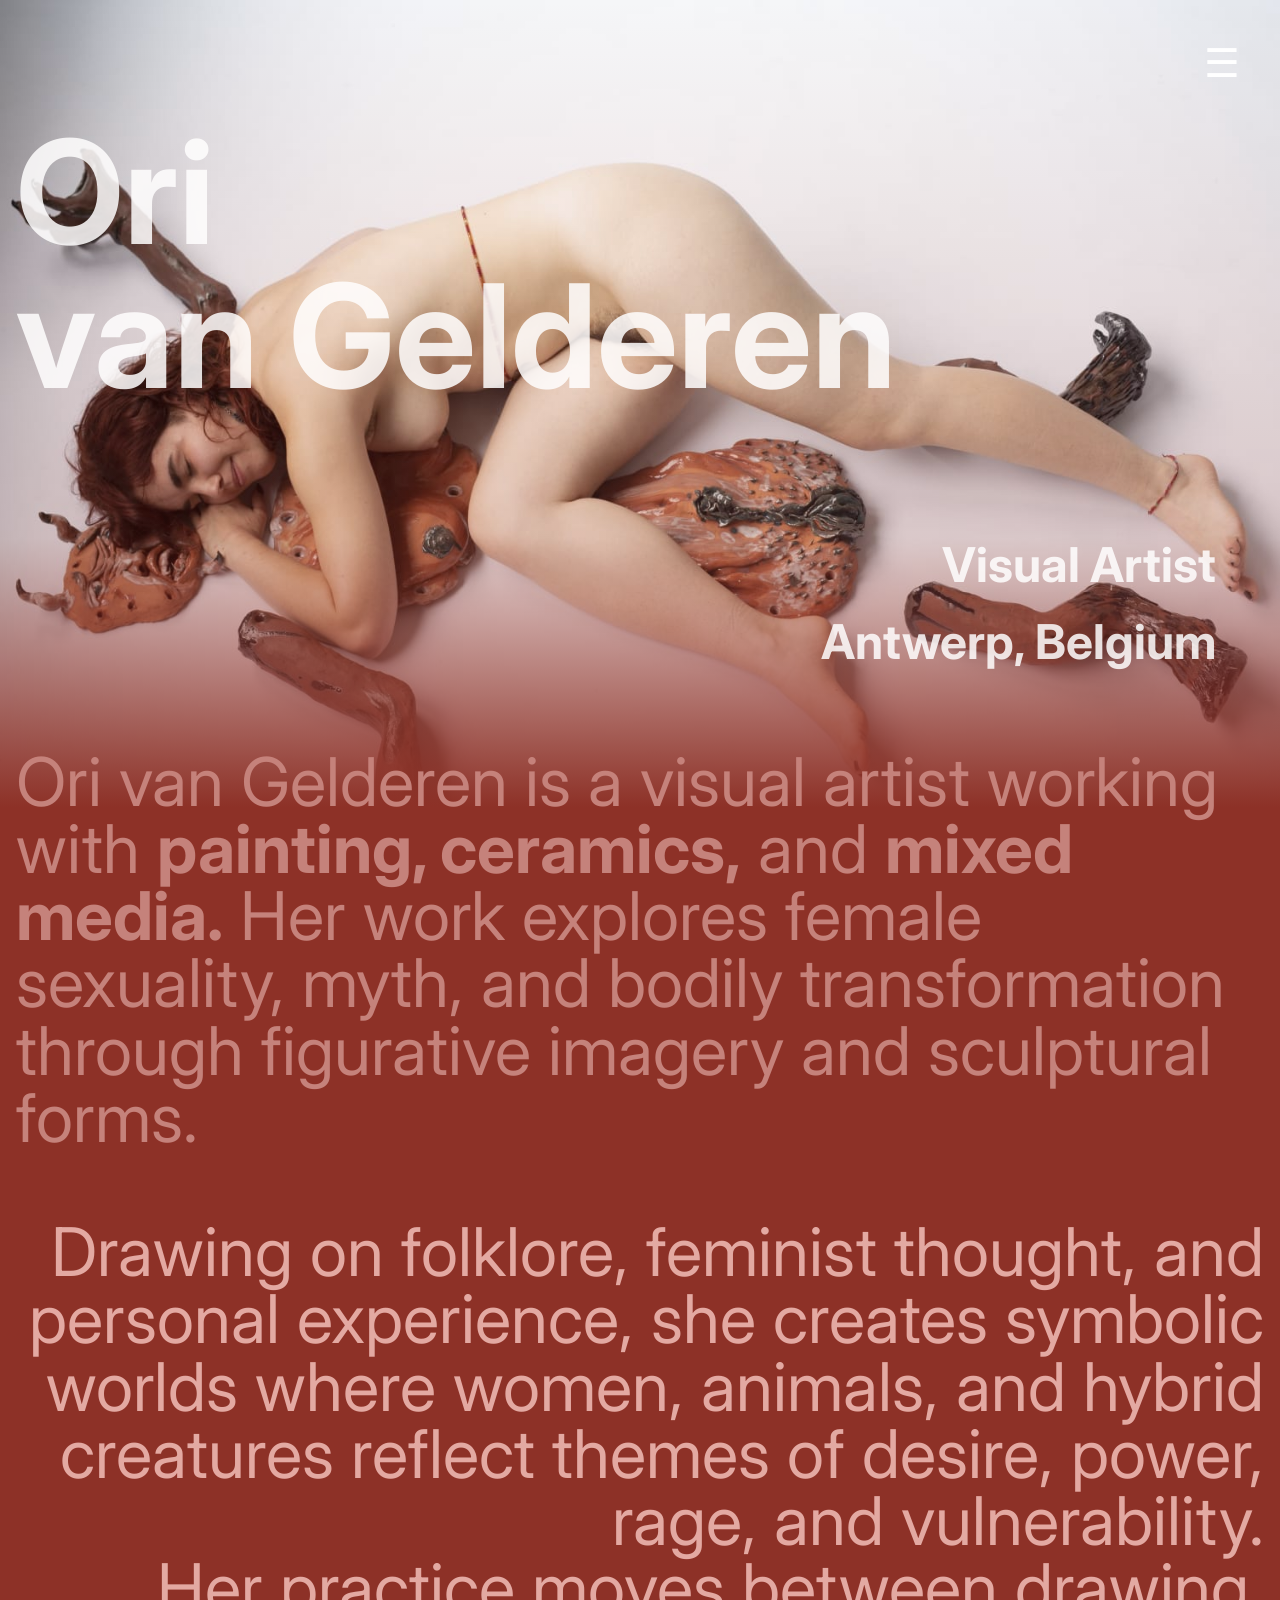
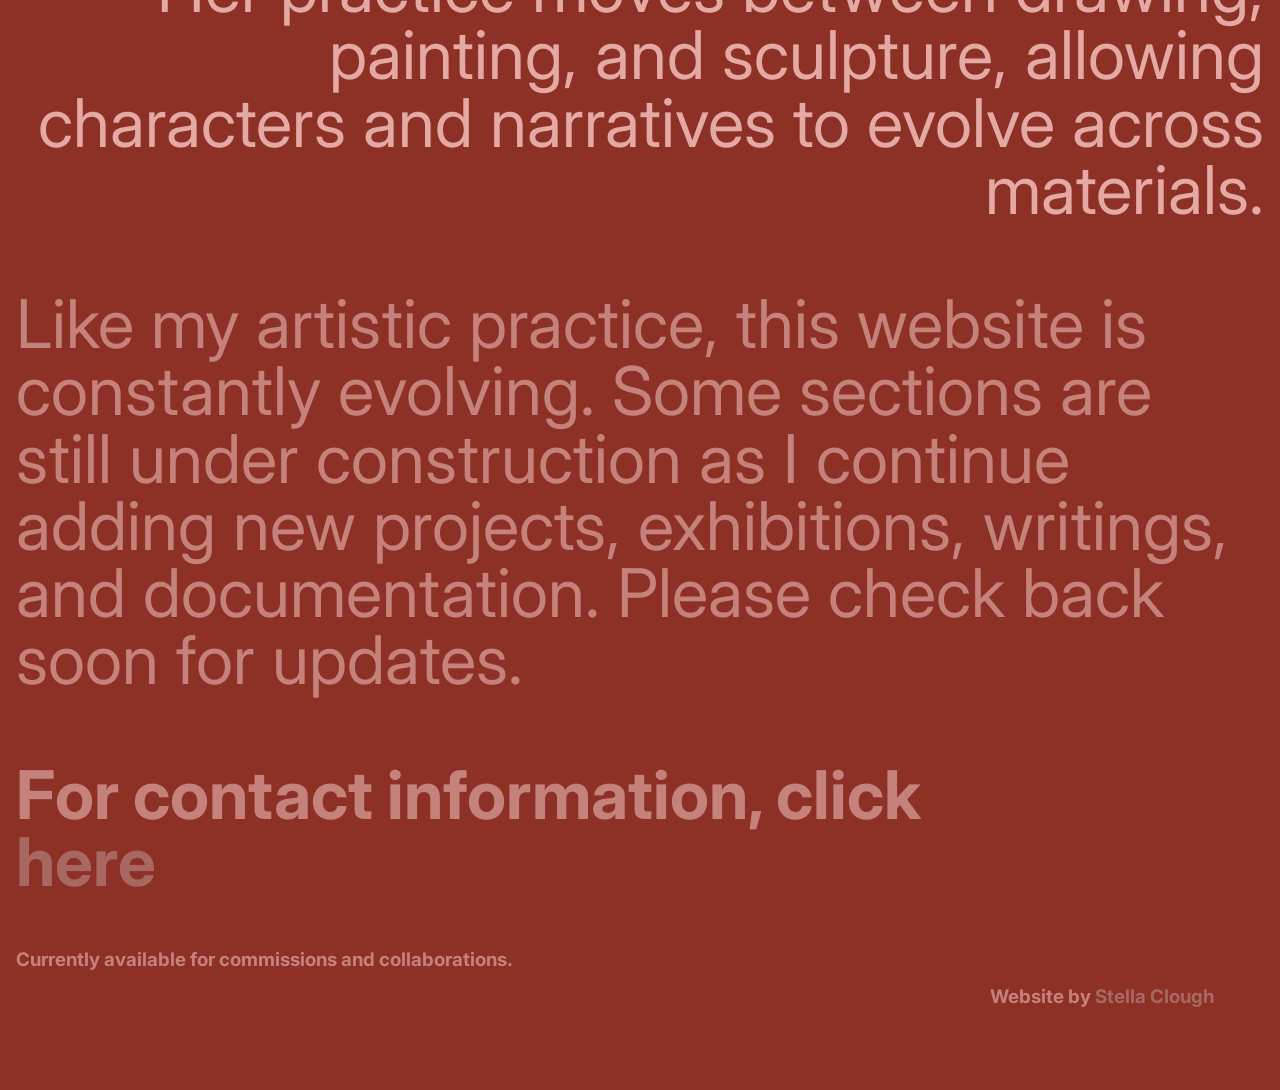
<file: index.html>
<!DOCTYPE html>
<html lang="en">

<head>
    <meta charset="UTF-8">
    <meta name="viewport" content="width=device-width, initial-scale=1.0">
    <meta name="description" content="Ori van Gelderen">
    <link rel="preconnect" href="https://fonts.googleapis.com">
    <link rel="preconnect" href="https://fonts.gstatic.com" crossorigin>
    <link
        href="https://fonts.googleapis.com/css2?family=Inter:ital,opsz,wght@0,14..32,100..900;1,14..32,100..900&display=swap"
        rel="stylesheet">
    <link rel="stylesheet" href="../styles/styles.css">
    <link rel="stylesheet" href="../styles/home.css">
    <link rel="icon" href="Pictures/Picture4.jpg" type="image/jpeg">
    <script src="../script/script.js"></script>
    <title>Ori van Gelderen</title>
</head>

<body>

    <button type="button" class="hamburger" id="hamburger">
        &#9776; <!-- Hamburger icon -->
    </button>

    <!-- Menu Items -->
    <nav class="menu" id="menu">
        <ul>
            <li><a href="../pages/about.html">About</a></li>
            <li><a href="../pages/portfolio.html">Portfolio</a></li>
        </ul>
    </nav>

   <!--  <video playsinline autoplay muted loop poster="../Pictures/cover.jpg" id="bgvid">
       <source src="../videos/herovideo-min.mp4" type="video/mp4"> 
    </video>
-->
    <header>
        <article class="title">
            <h1>Ori<br> van Gelderen</h1>
            <p class="professionindex">
                <strong>Visual Artist <br> Antwerp, Belgium</strong>
            </p>
        </article>
    </header>

    <div class="about-me-block">
        <p>Ori van Gelderen is a visual artist working with <strong>painting, ceramics,</strong> and <strong>mixed media.</strong> Her work explores female sexuality, myth, and bodily transformation through figurative imagery and sculptural forms.</br>
        </p>
        <p class="about-me-right">Drawing on folklore, feminist thought, and personal experience, she creates symbolic worlds where women, animals, and hybrid creatures reflect themes of desire, power, rage, and vulnerability. </br>
            Her practice moves between drawing, painting, and sculpture, allowing characters and narratives to evolve across materials.
        </p>
        <p>
            Like my artistic practice, this website is constantly evolving. Some sections are still under construction as I continue adding new projects, exhibitions, writings, and documentation. Please check back soon for updates.
        </p>
    </div>

    <section class="socials-block">
        <h2> For contact information, click <a href="../pages/about.html">here</a></h2>
        <h3>Currently available for commissions and collaborations.</h3>
        </div>
    </section>

    <footer>
                <h3>Website by <a href="https://misspastelwitch.github.io/afstudeer-portfolio/">Stella Clough</a></h3>
    </footer>
</body>

</html>
</file>
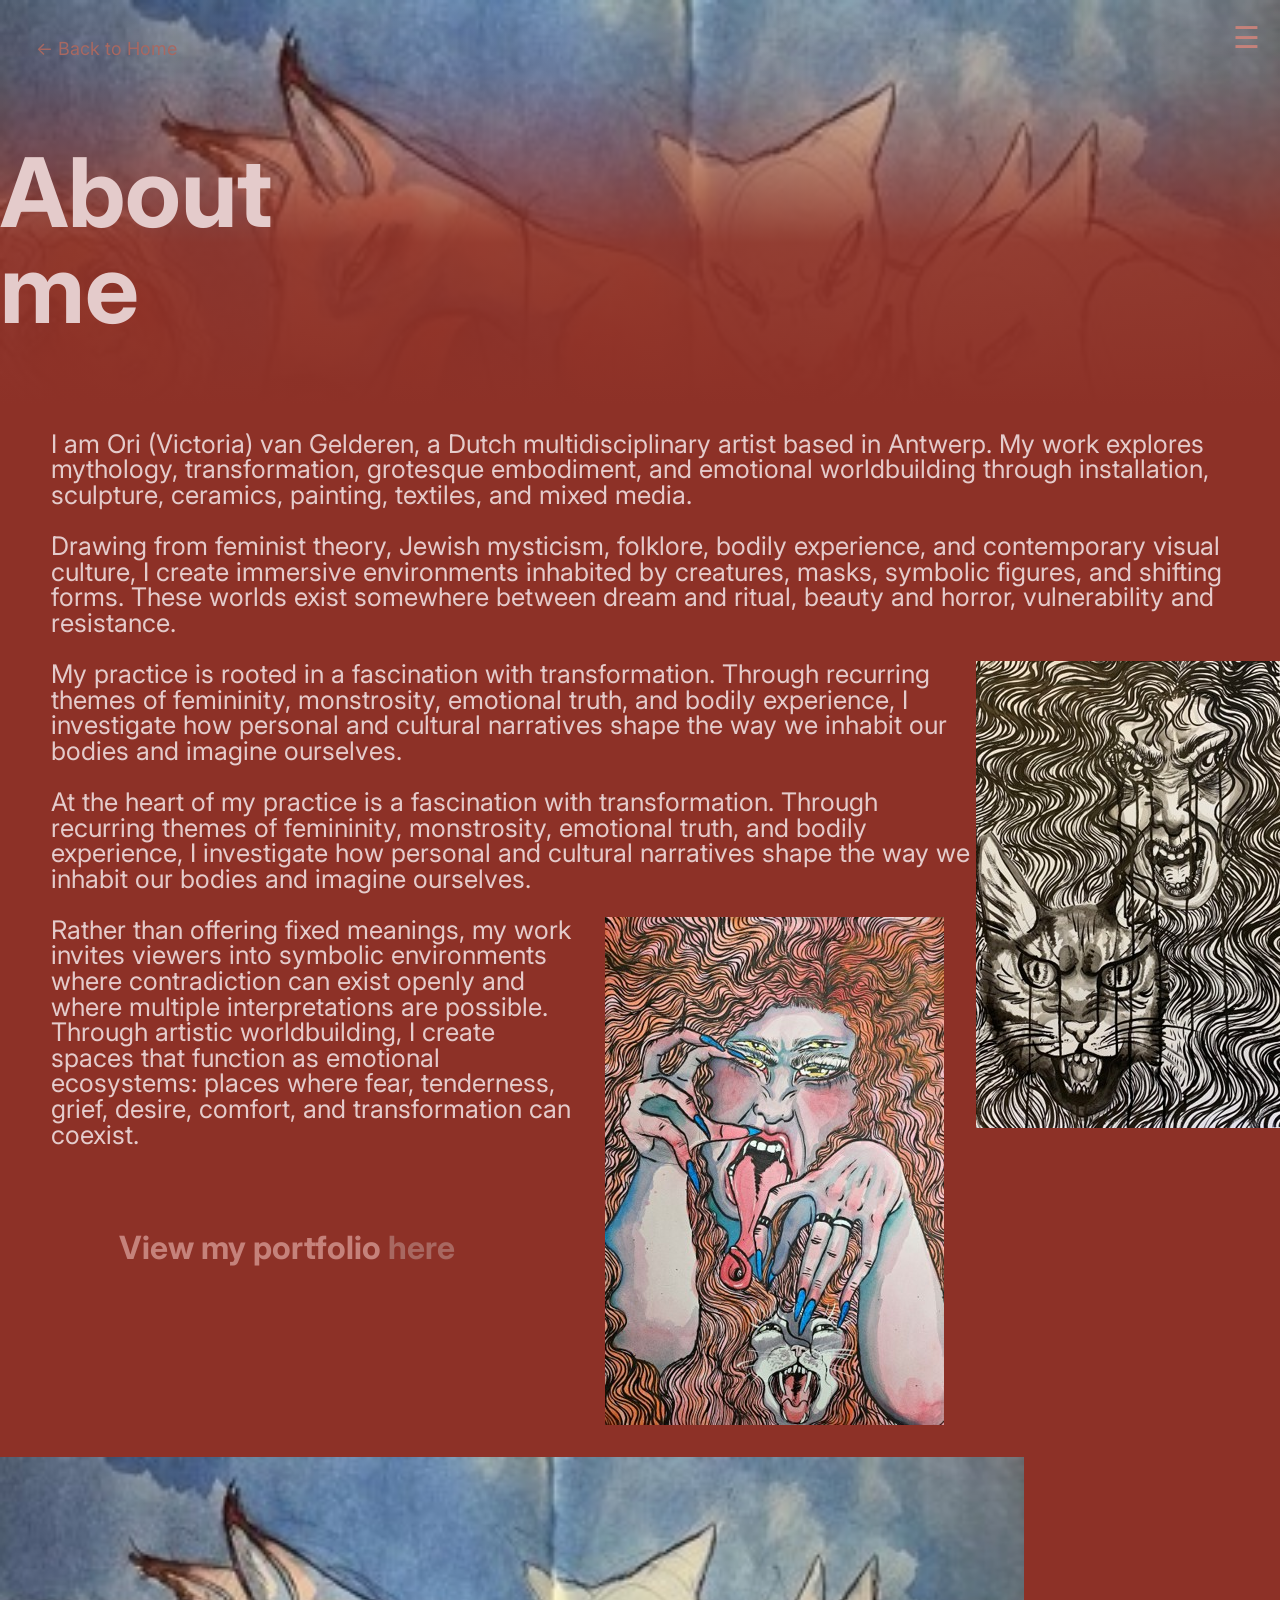
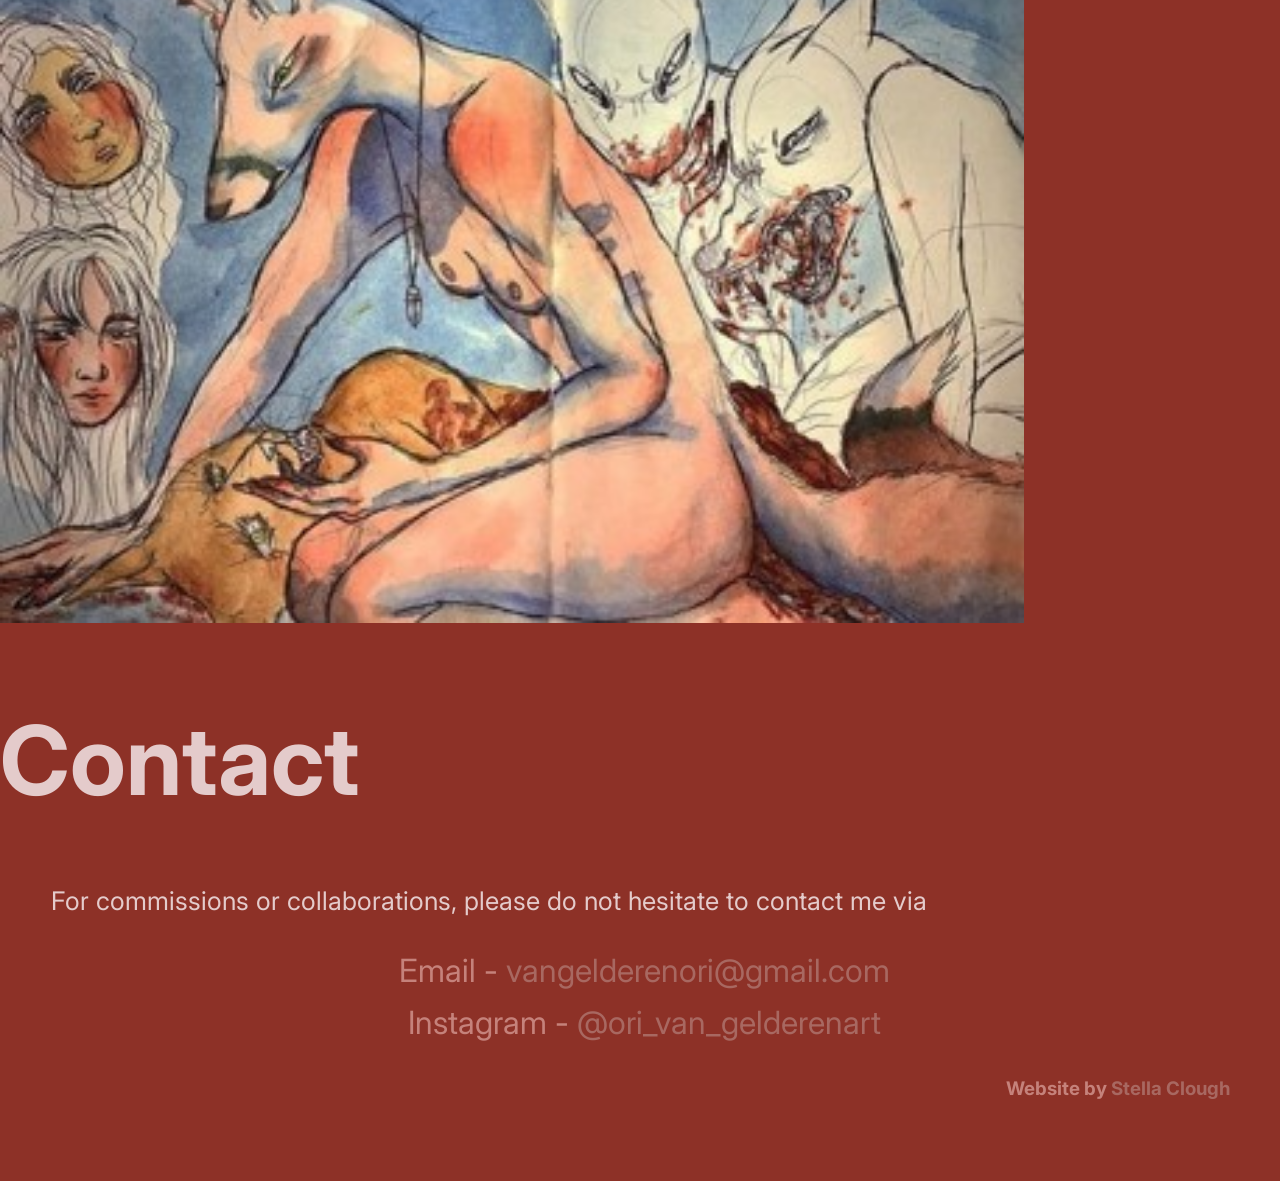
<file: pages/about.html>
<!DOCTYPE html>
<html lang="en">

<head>
    <meta charset="UTF-8">
    <meta name="viewport" content="width=device-width, initial-scale=1.0">
    <meta name="description" content="Ori van Gelderen">
    <link rel="preconnect" href="https://fonts.googleapis.com">
    <link rel="preconnect" href="https://fonts.gstatic.com" crossorigin>
    <link
        href="https://fonts.googleapis.com/css2?family=Inter:ital,opsz,wght@0,14..32,100..900;1,14..32,100..900&display=swap"
        rel="stylesheet">
    <link rel="stylesheet" href="../styles/about.css">
    <link rel="stylesheet" href="../styles/menu.css">
    <link rel="icon" href="../Pictures/Picture4.jpg" type="image/jpeg">

    <script src="../script/script.js"></script>
    <title>Ori van Gelderen - About</title>
</head>

<body>
    <nav>
        <button class="hamburger" id="hamburger">
            &#9776; <!-- Hamburger icon -->
        </button>

        <!-- Menu Items -->
        <div class="menu" id="menu">
            <ul>
                <li><a href="../pages/portfolio.html">Portfolio</a></li>
                <li><a href="../index.html">Home</a></li>
            </ul>
        </div>
    </nav>

    <header>
        <article class="title">
            <a class="back-home" href="/index.html">&#8592; Back to Home</a>
            <h1>About<br>me</h1>
        </article>


        <div class="about-me-block">
            <p>I am Ori (Victoria) van Gelderen, a Dutch multidisciplinary artist based in Antwerp. My work explores mythology, transformation, grotesque embodiment, and emotional worldbuilding through installation, sculpture, ceramics, painting, textiles, and mixed media. </p>
            <p>Drawing from feminist theory, Jewish mysticism, folklore, bodily experience, and contemporary visual culture, I create immersive environments inhabited by creatures, masks, symbolic figures, and shifting forms. These worlds exist somewhere between dream and ritual, beauty and horror, vulnerability and resistance. </p>
            <img src="../Pictures/Picture6.jpg" style="float: right; margin: 0 0 2rem 0">
             <p>My practice is rooted in a fascination with transformation. Through recurring themes of femininity, monstrosity, emotional truth, and bodily experience, I investigate how personal and cultural narratives shape the way we inhabit our bodies and imagine ourselves. </p>
            <p>At the heart of my practice is a fascination with transformation. Through recurring themes of femininity, monstrosity, emotional truth, and bodily experience, I investigate how personal and cultural narratives shape the way we inhabit our bodies and imagine ourselves. </p>
            <img src="../Pictures/Picture23.jpg" style="float: right; margin: 0 2rem 2rem 2rem">
            <p>Rather than offering fixed meanings, my work invites viewers into symbolic environments where contradiction can exist openly and where multiple interpretations are possible. Through artistic worldbuilding, I create spaces that function as emotional ecosystems: places where fear, tenderness, grief, desire, comfort, and transformation can coexist.
            </p>
                <section class="socials-block">
        <h6 class="profession"> View my portfolio <a href="../pages/portfolio.html"> here</a></h6>
        </section>
            <img src="../Pictures/Picture2.jpg" style="width:80%;">
            <h2 class="signoff">Contact</h2>
            <p>For commissions or collaborations, please do not hesitate to contact me via </p>
            <ul class="profession">
                <li>Email - <a href="mailto:vangelderenori@gmail.com">vangelderenori@gmail.com</a></li>
                <li>Instagram - <a href="https://www.instagram.com/ori_van_gelderenart/" target="_blank" rel="noopener noreferrer">@ori_van_gelderenart</a></li>
            </ul>
        </div>
    </header>

    <footer>
        <h3>Website by <a href="https://misspastelwitch.github.io/afstudeer-portfolio/">Stella Clough</a></h3>
    </footer>

</body>

</html>
</file>
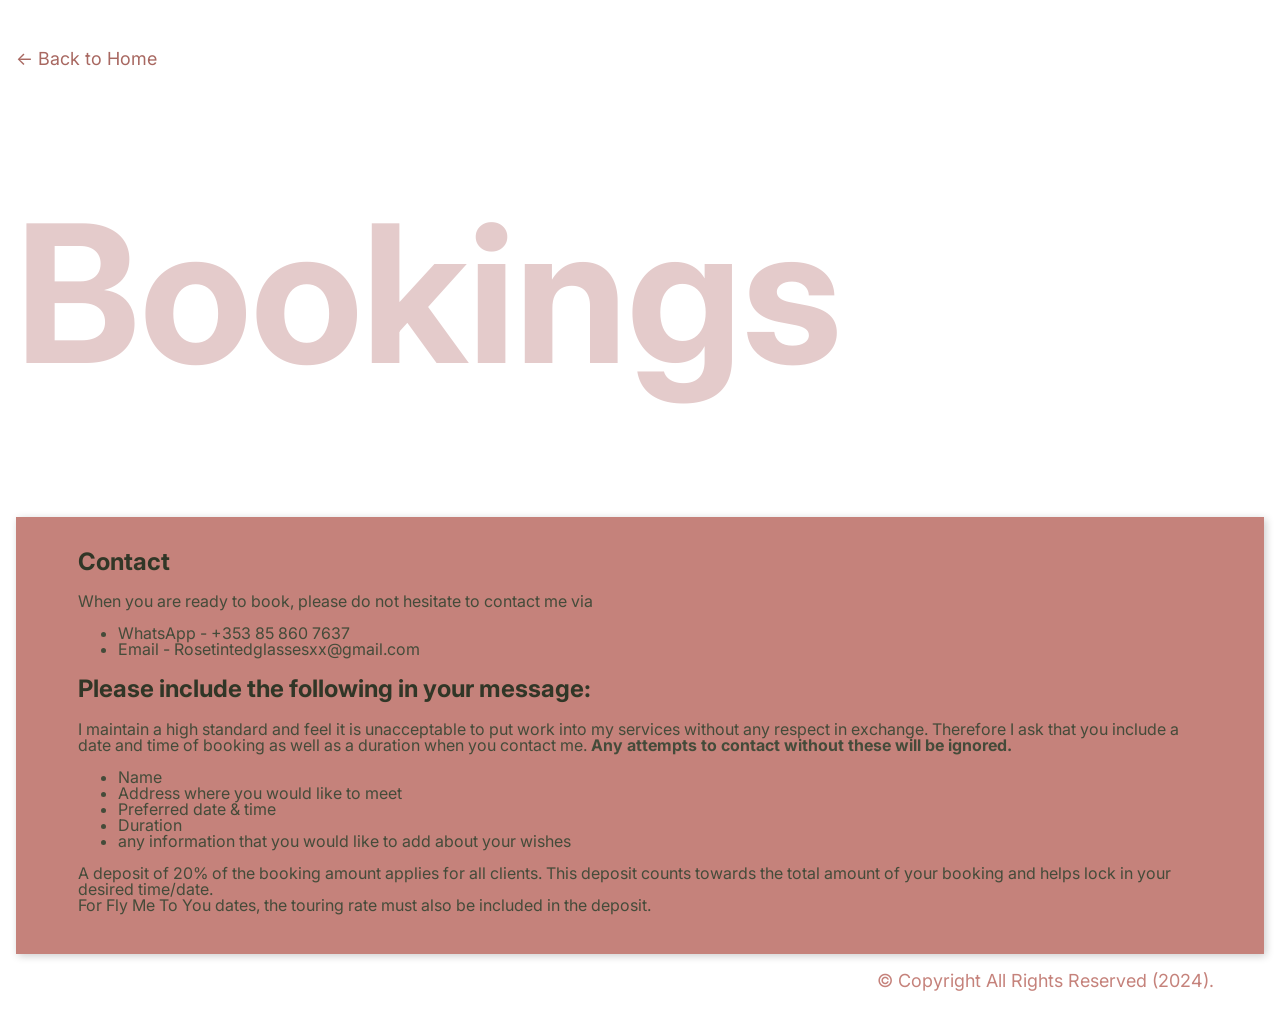
<file: pages/bookings.html>
<head>
  <meta charset="UTF-8">
  <meta name="viewport" content="width=device-width, initial-scale=1.0">
  <meta name="description" content="Rose Bergamot - Amsterdam's finest">
  <link rel="preconnect" href="https://fonts.googleapis.com">
  <link rel="preconnect" href="https://fonts.gstatic.com" crossorigin>
  <link
    href="https://fonts.googleapis.com/css2?family=Inter:ital,opsz,wght@0,14..32,100..900;1,14..32,100..900&display=swap"
    rel="stylesheet">
  <link rel="stylesheet" href="../styles/styles.css">
  <link rel="stylesheet" href="../styles/bookings.css">
  <script src="../script/script.js"></script>
  <title>Rose Bergamot - Bookings</title>
</head>


<body>

  <header>
    <a class="back-home" href="/index.html">&#8592; Back to Home</a>
      <h1 class="bookingsheader">Bookings</h1>
  </header>

  <button class="hamburger" id="hamburger">
    &#9776; <!-- Hamburger icon -->
  </button>

  <!-- Menu Items -->
  <nav class="menu" id="menu">
    <ul>
      <li><a href="../pages/about.html">About me</a></li>
      <li><a href="../pages/services.html">Services</a></li>
      <li><a href="../pages/portfolio.html">Portraits</a></li>
    </ul>
  </nav>

    <!-- Blok -->
    <article class="blok">
 
      <h2>Contact</h2>
      <p>When you are ready to book, please do not hesitate to contact me via </p>
      <ul>
        <li>WhatsApp - +353 85 860 7637</li>
        <li>Email - Rosetintedglassesxx@gmail.com</li>
      </ul>
      <h2>Please include the following in your message:</h2>
      <p>I maintain a high standard and feel it is unacceptable to put work into my services without any respect in exchange. Therefore I ask that you include a date and time of booking as well as a duration when you contact me.
        <strong>Any attempts to contact without these will be ignored.</strong></p>
      <ul>
      <li>Name</li>
      <li>Address where you would like to meet</li>
      <li>Preferred date & time</li>
      <li>Duration</li>
      <li>any information that you would like to add about your wishes</li>
      </ul>
      <p> A deposit of 20% of the booking amount applies for all clients. 
        This deposit counts towards the total amount of your booking and helps lock in your desired time/date.
        <br>For Fly Me To You dates, the touring rate must also be included in the deposit.</p>
    </article>

  </section>

  <footer>
    <p>&#169; Copyright All Rights Reserved (2024).</p>
  </footer>


</body>

<!--
            <div class="contact-form">
                <div class="form-group">
                    <input type="text" id="name" name="name" placeholder=" " required>
                    <label for="voornaam">Your name</label>
                </div>
                <div class="form-group">
                    <input type="text" id="email" name="email" placeholder=" " required>
                    <label for="voornaam">you@yourcompany.com</label>
                </div>
                <div class="form-group">
                    <input type="text" id="about" name="about" placeholder=" " required>
                    <label for="voornaam">Your WhatsApp number</label>
                </div>
            </div>

            <div class="contact-form-checkbox">
                <fieldset>
                    <legend>Please tell me a little bit about your wishes...</legend>
                    <div>
                        <input type="checkbox" class="checkbox-left" id="webdesign" name="interest" value="webdesign"/>
                        <label for="webdesign">Girlfriend Experience</label>
                    </div>
                    <div>
                        <input type="checkbox" class="checkbox-left" id="ux-design" name="interest" value="ux-design" />
                        <label for="ux-design">Sensual escort</label>
                    </div>
                    <div>
                        <input type="checkbox" class="checkbox-left" id="graphic-design" name="interest" value="graphic-design" />
                        <label for="graphic-design">BDSM session</label>
                    </div>
                    <div>
                        <input type="checkbox" class="checkbox-right" id="marketing" name="interest" value="marketing" />
                        <label for="marketing">Petplay session</label>
                    </div>
                </fieldset>
            </div>

            <div class="contact-form-button">
                <a href="#">Let's meet</a>
            </div> -->
</file>
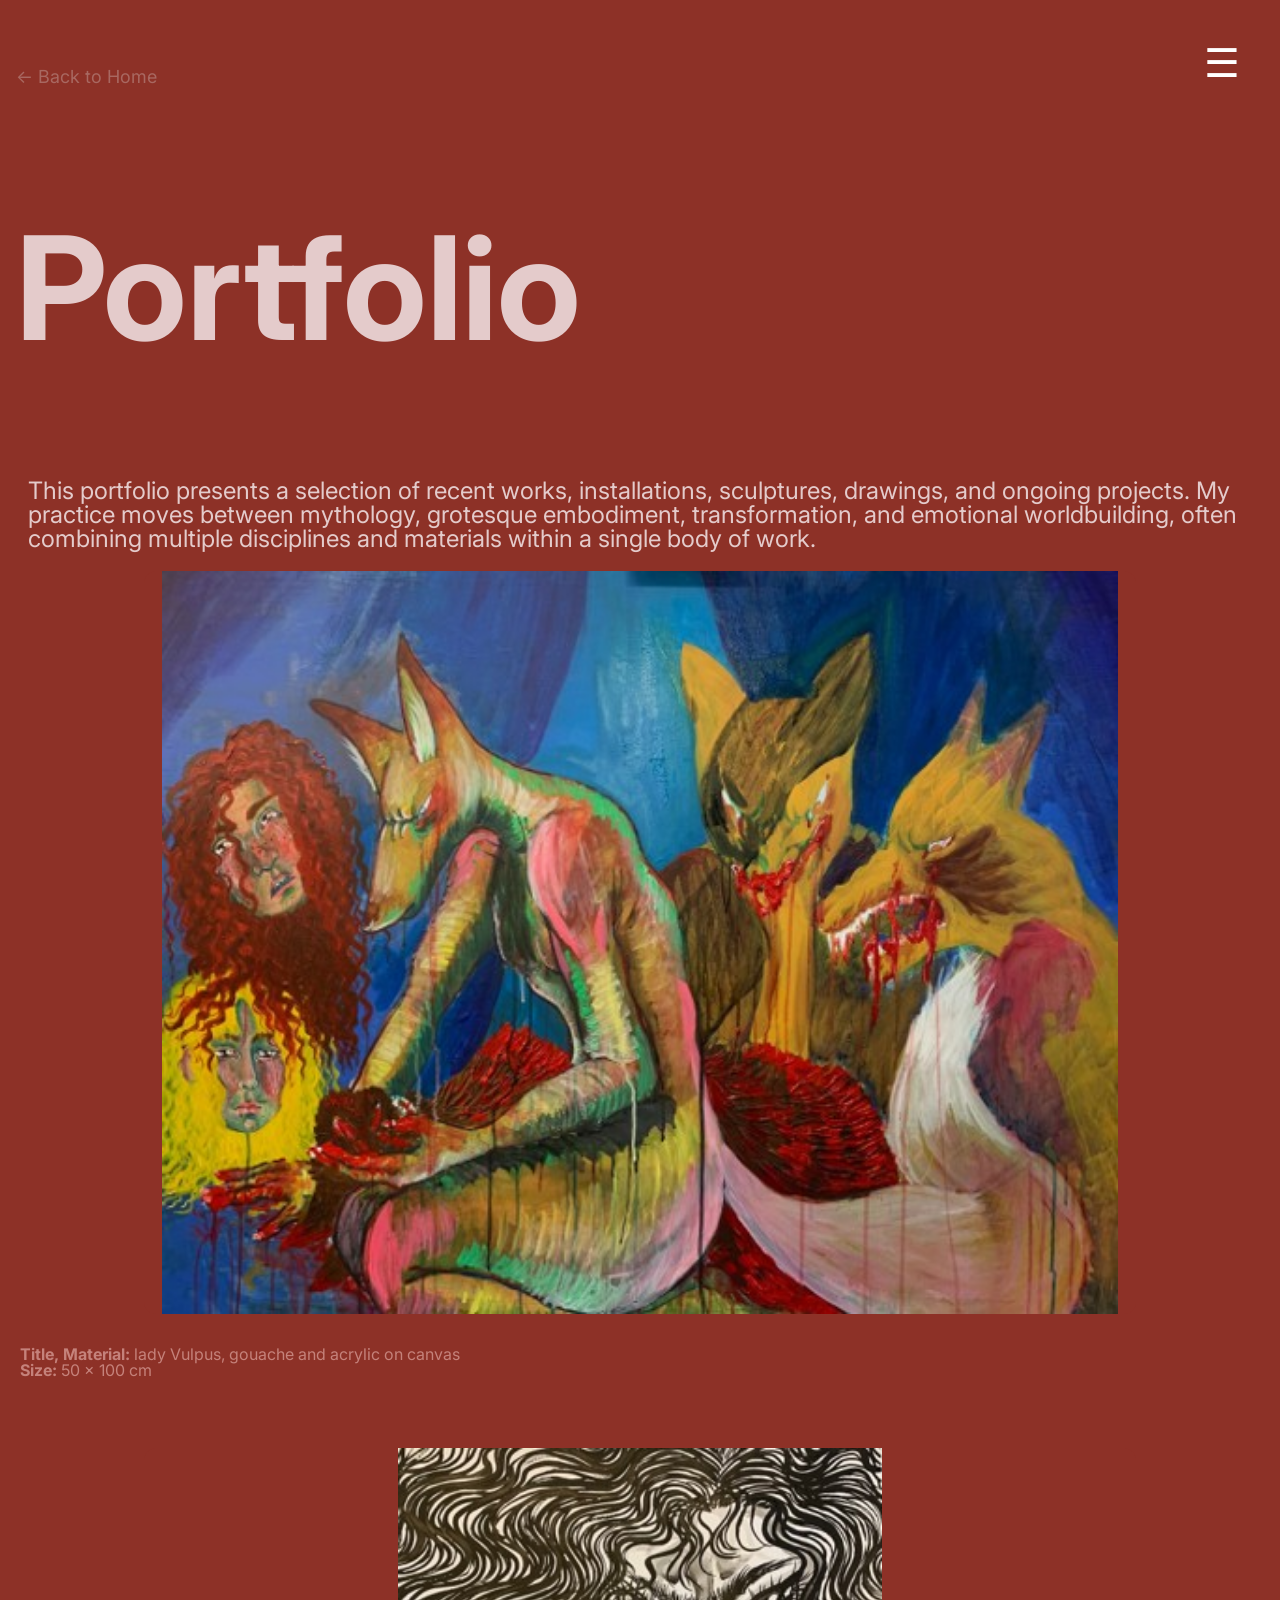
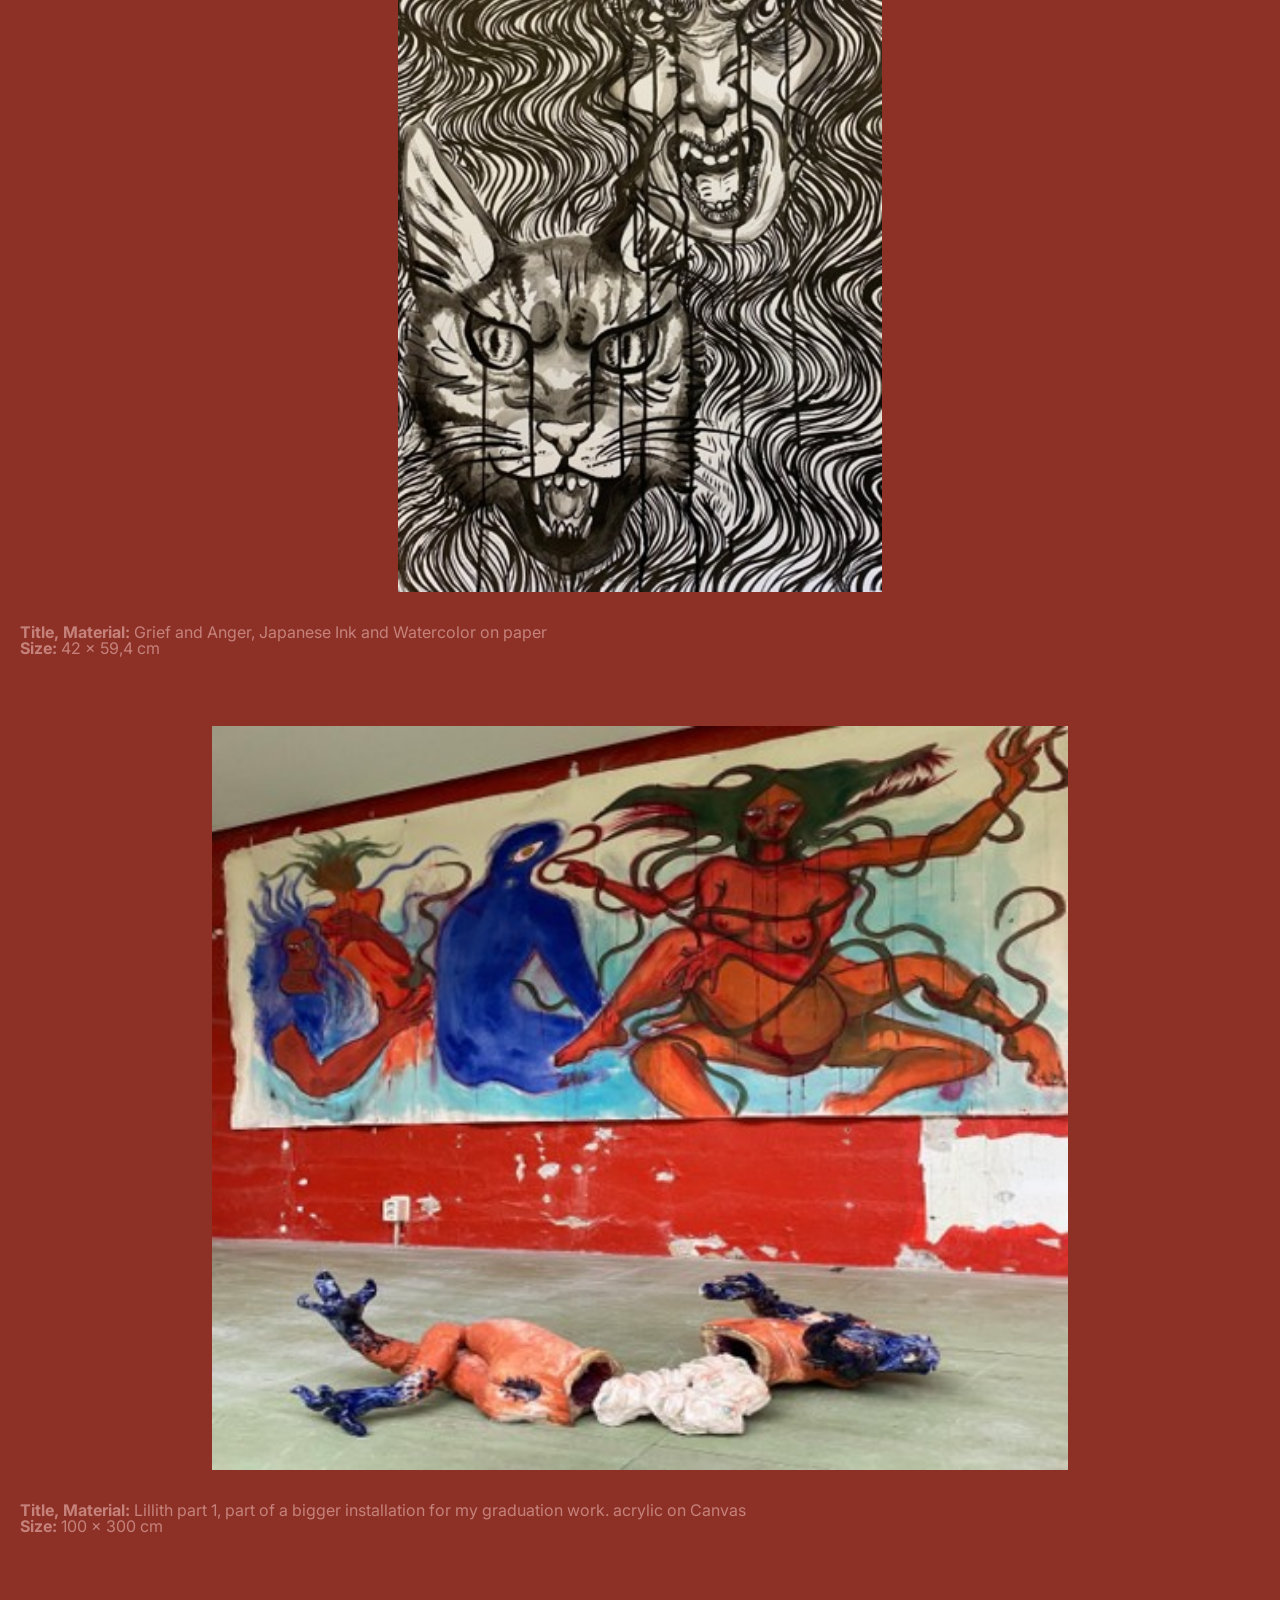
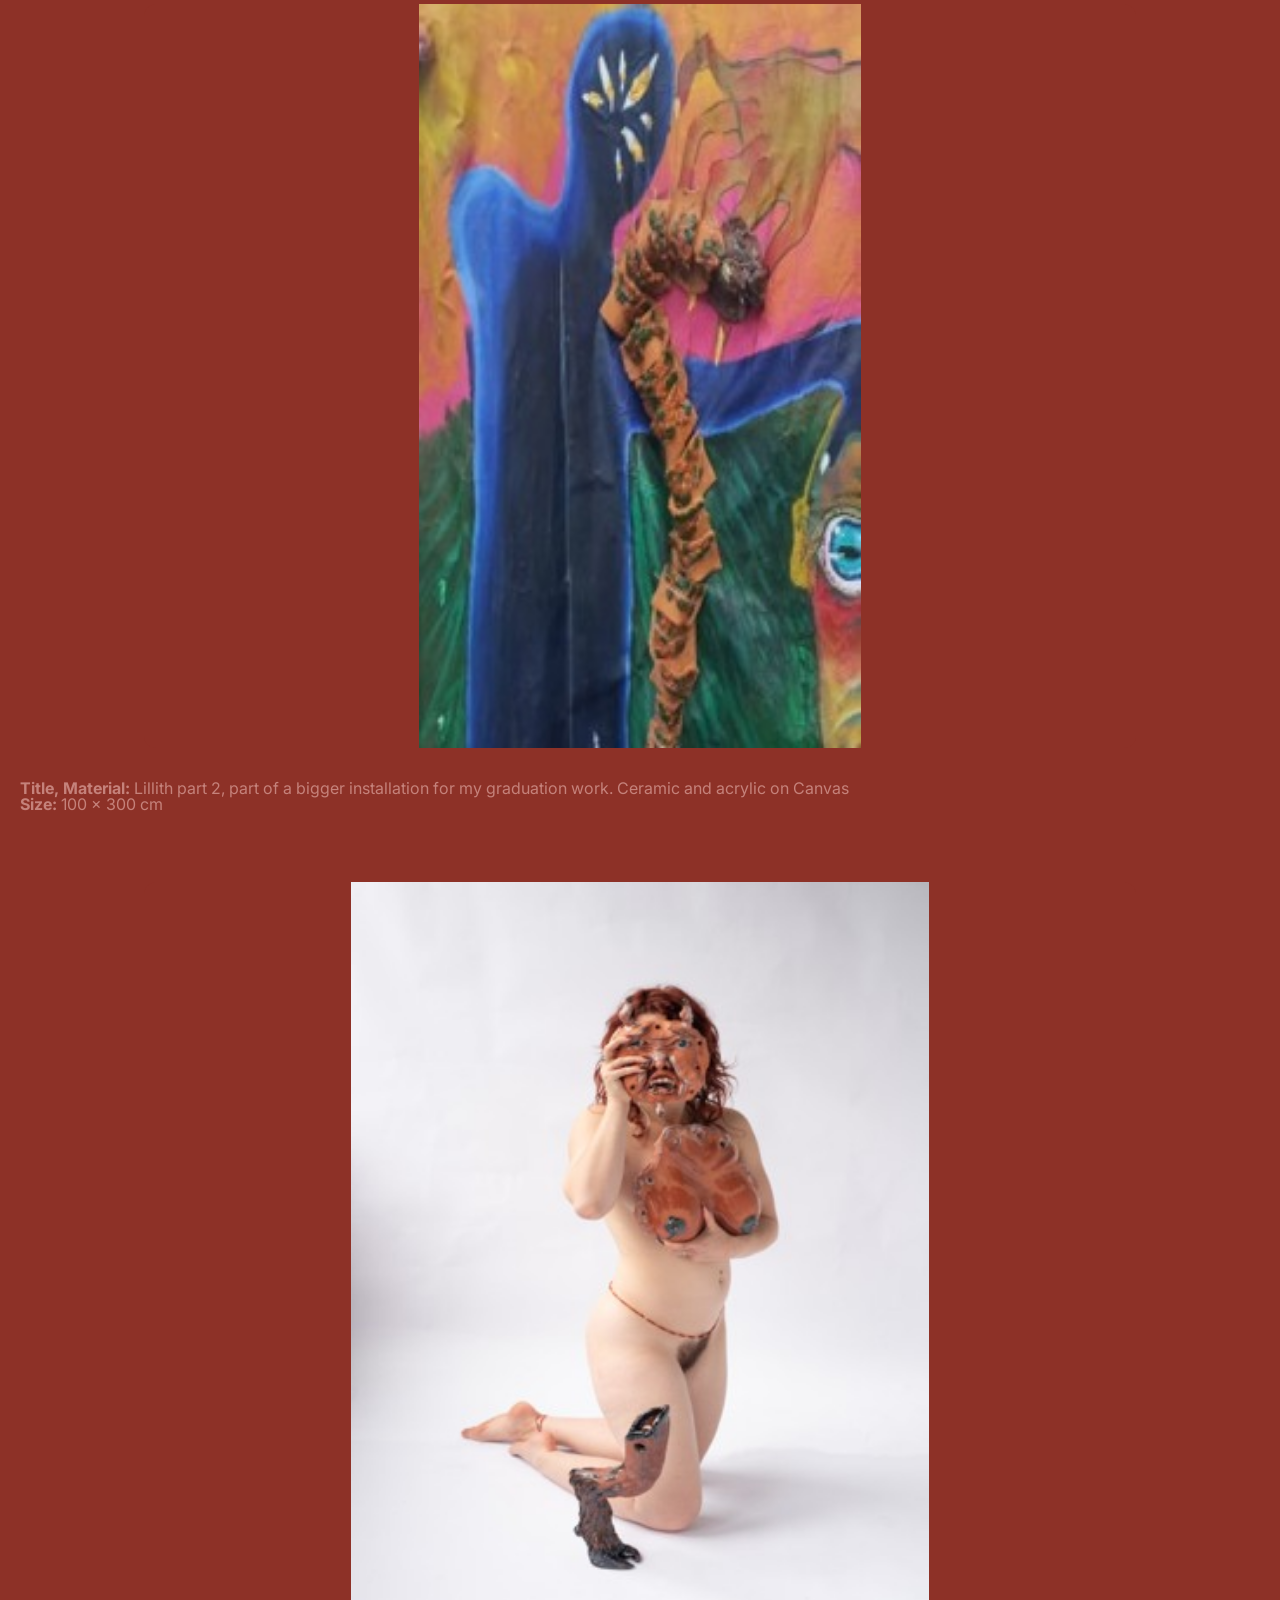
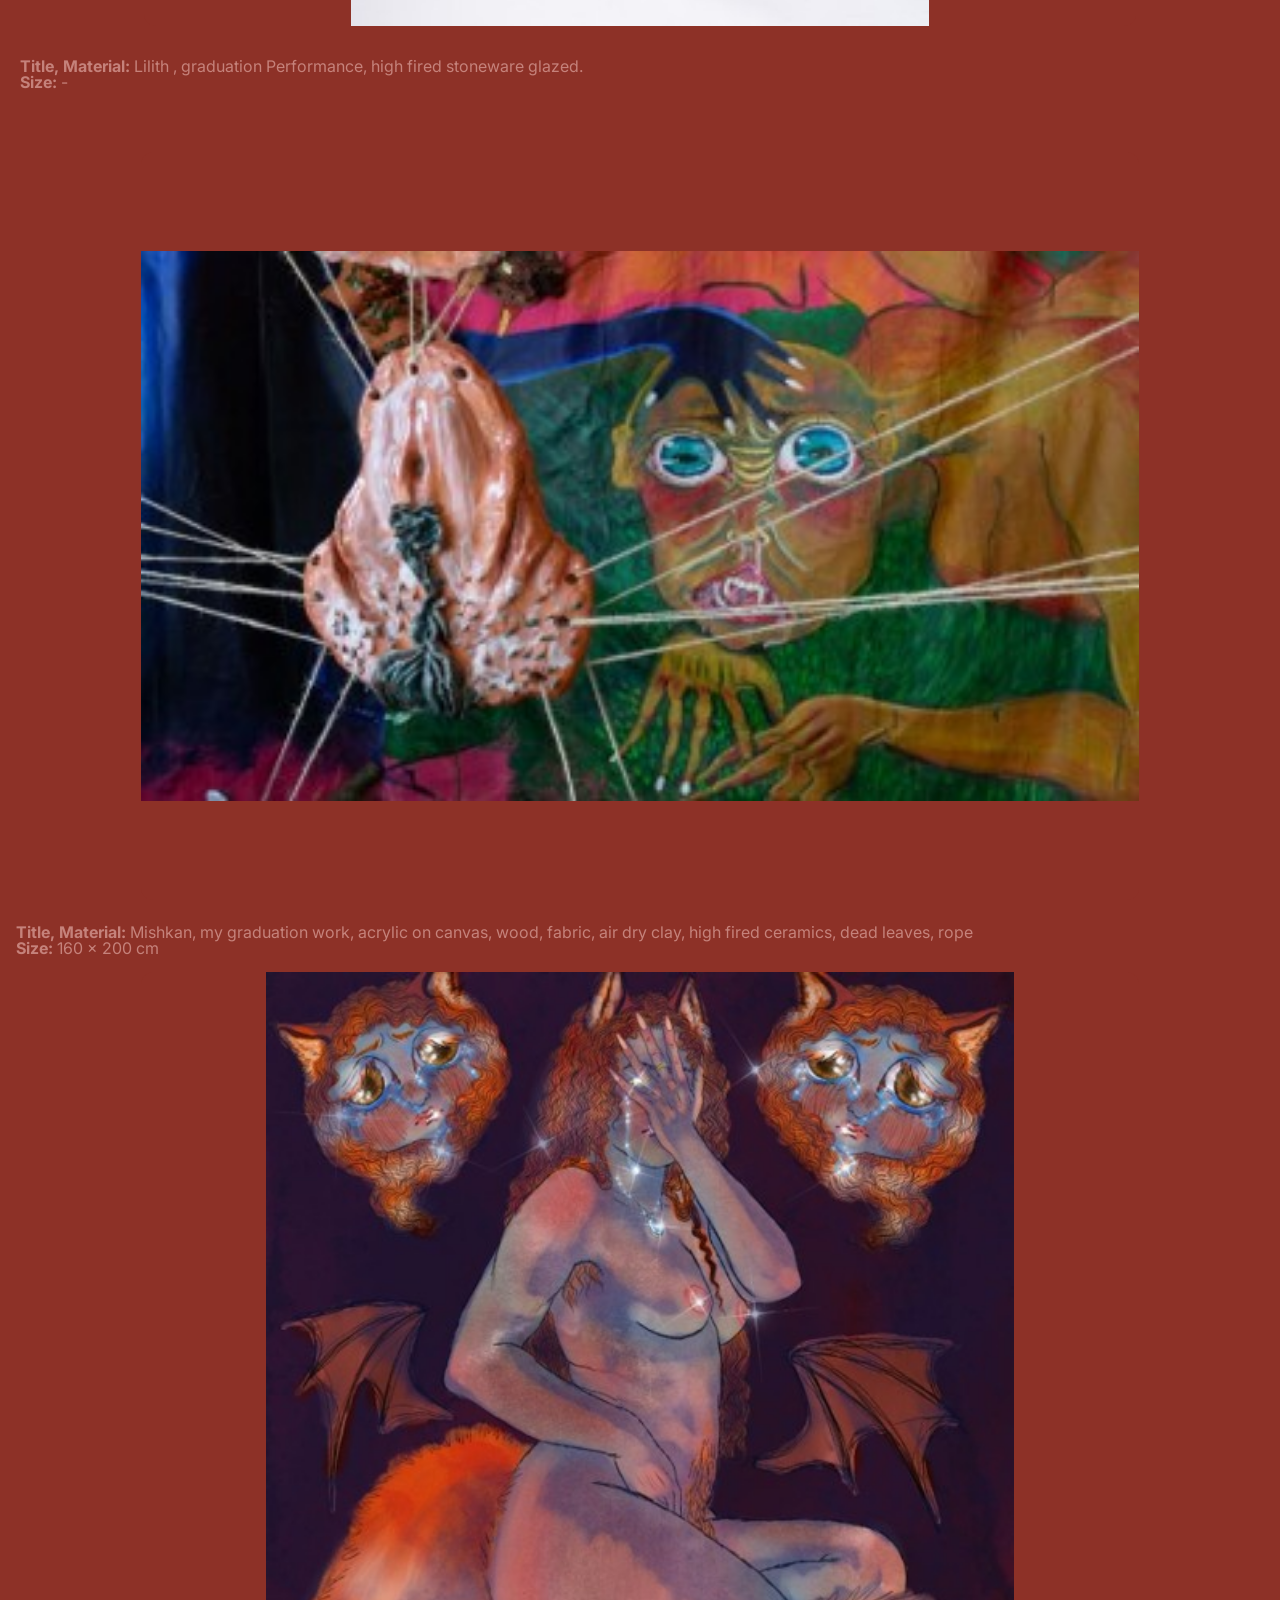
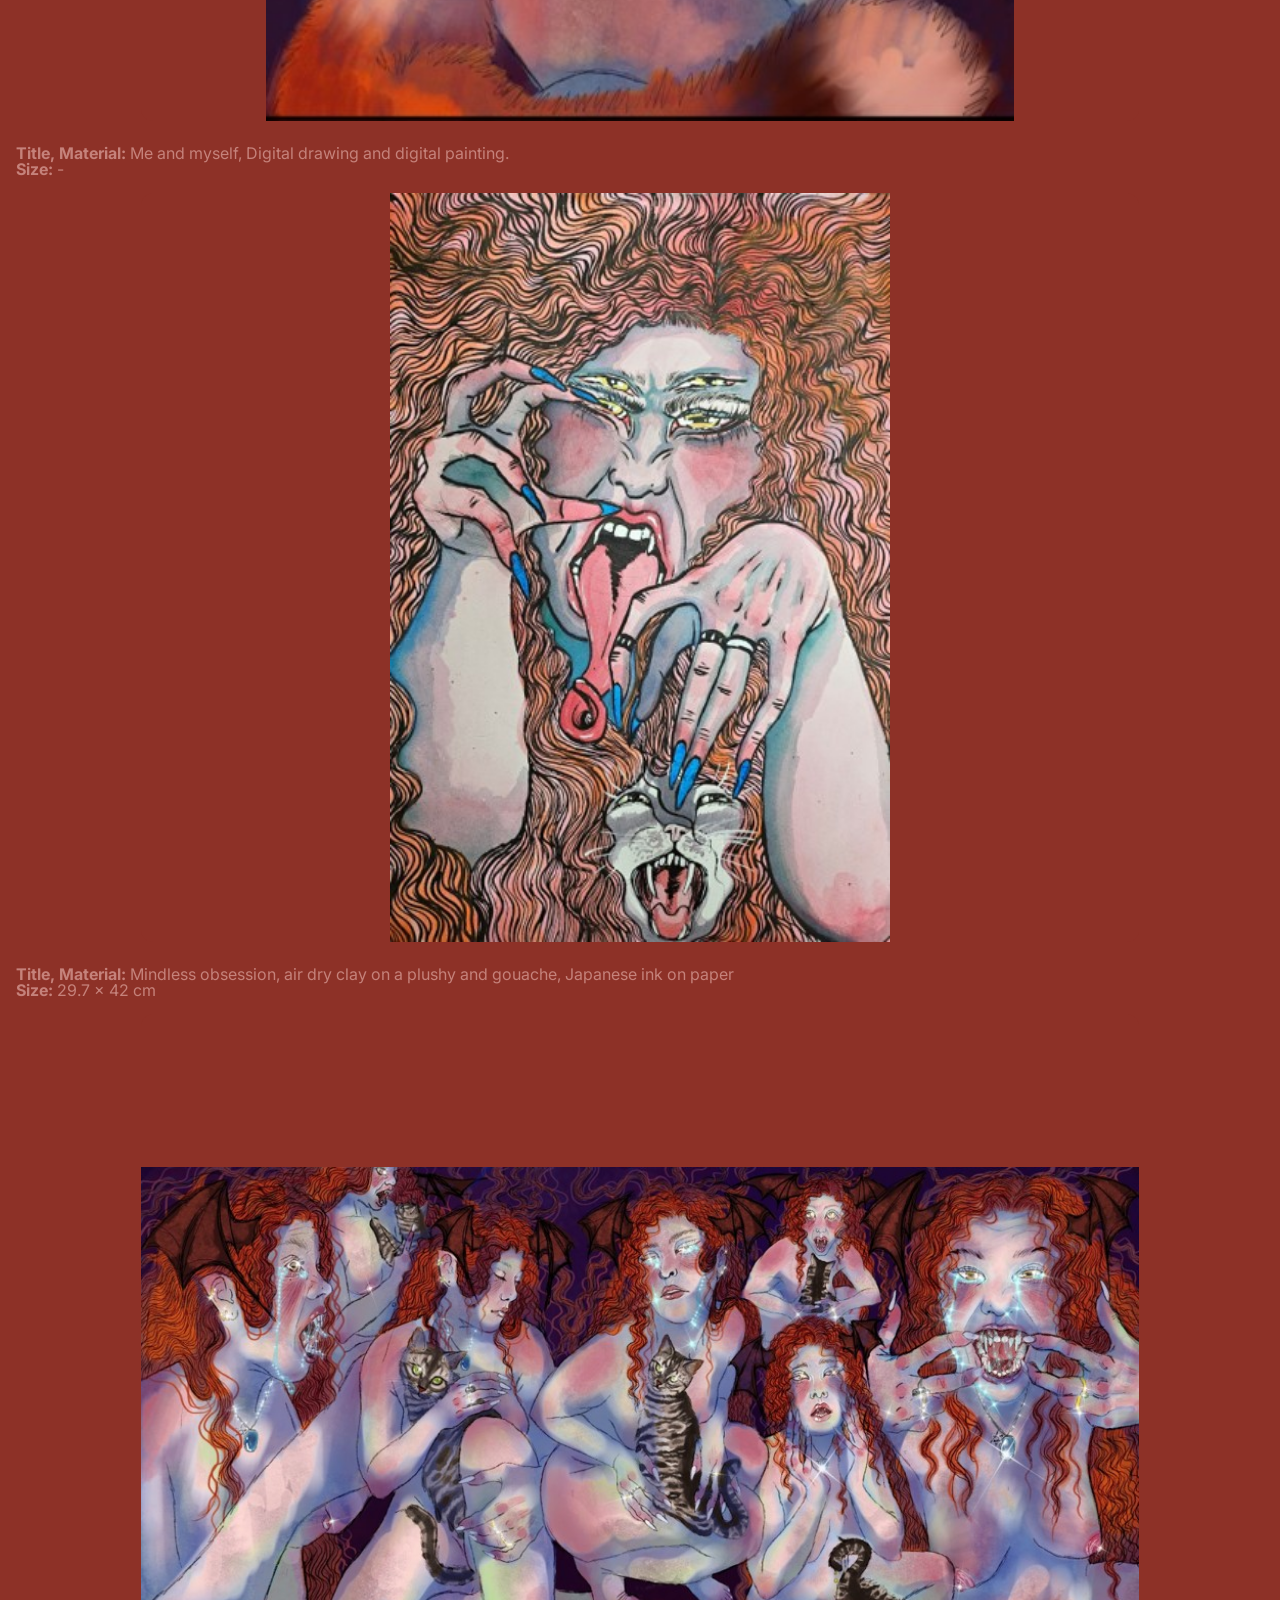
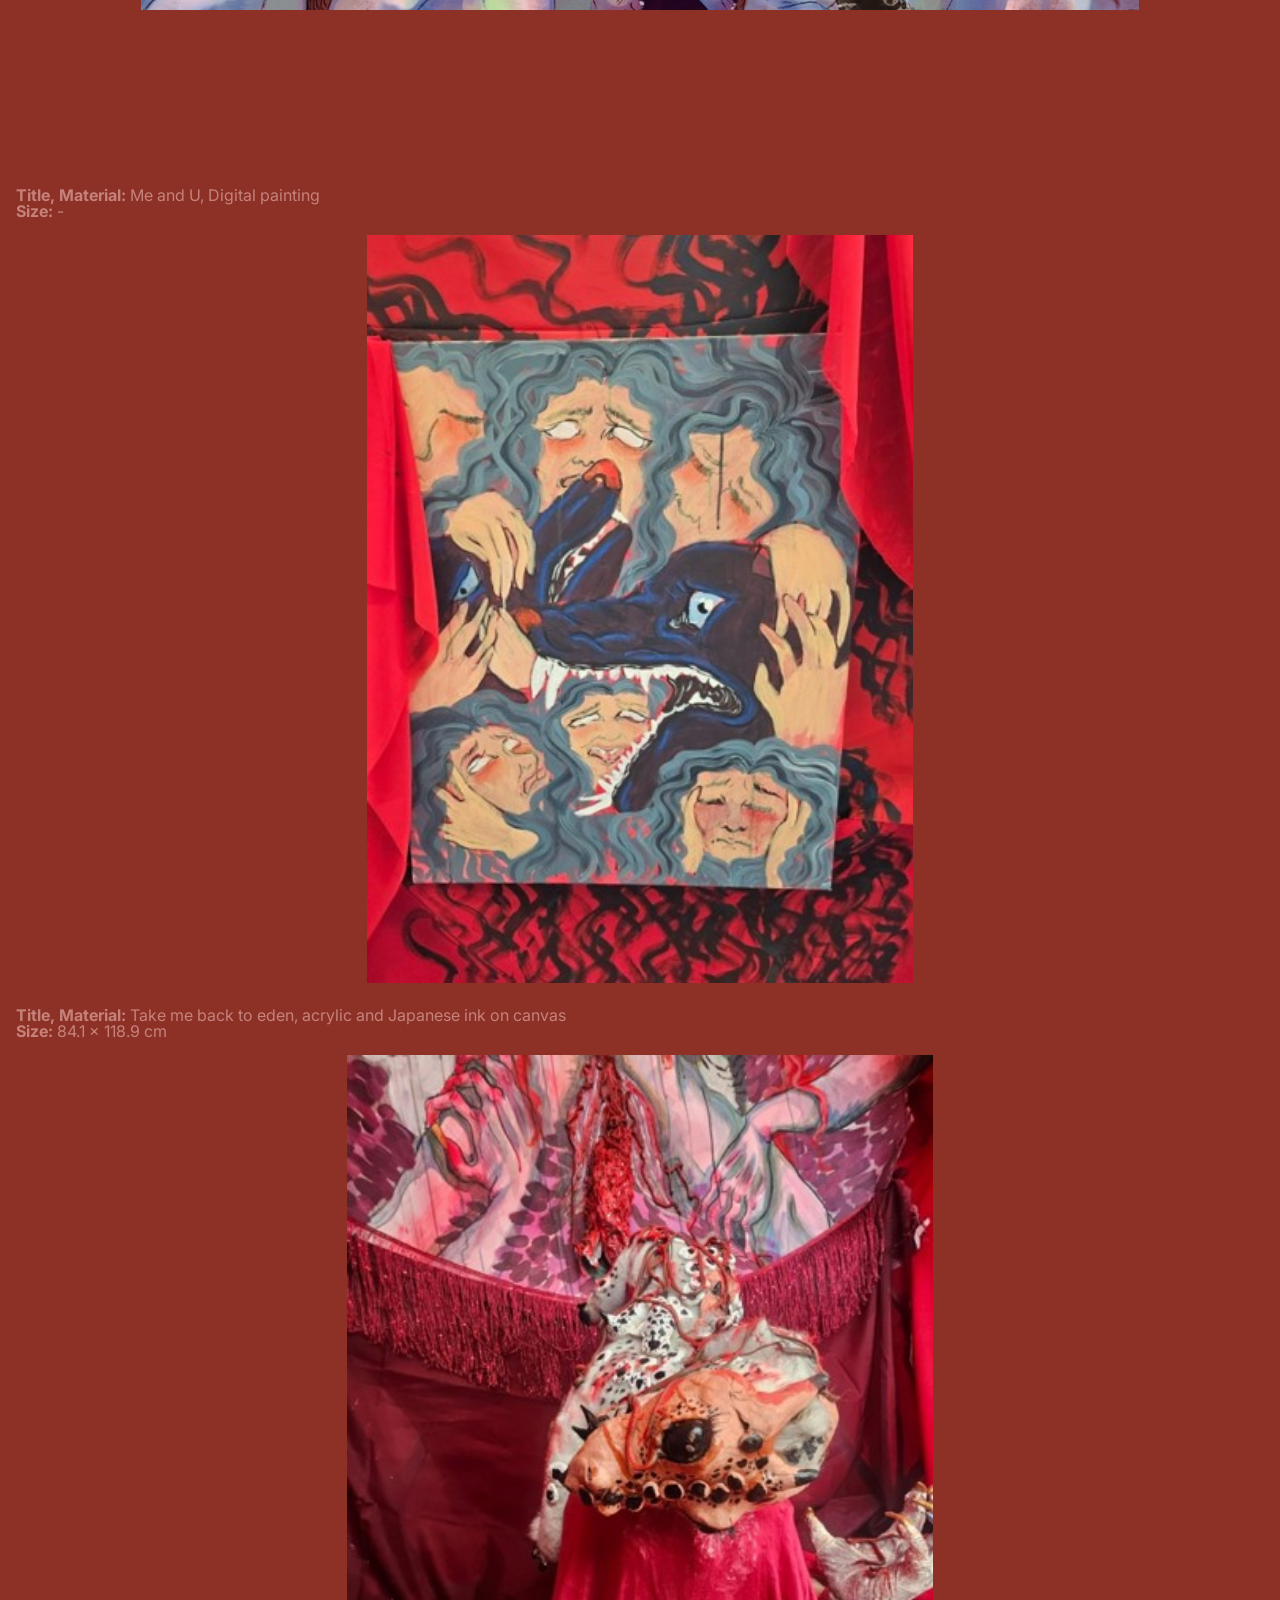
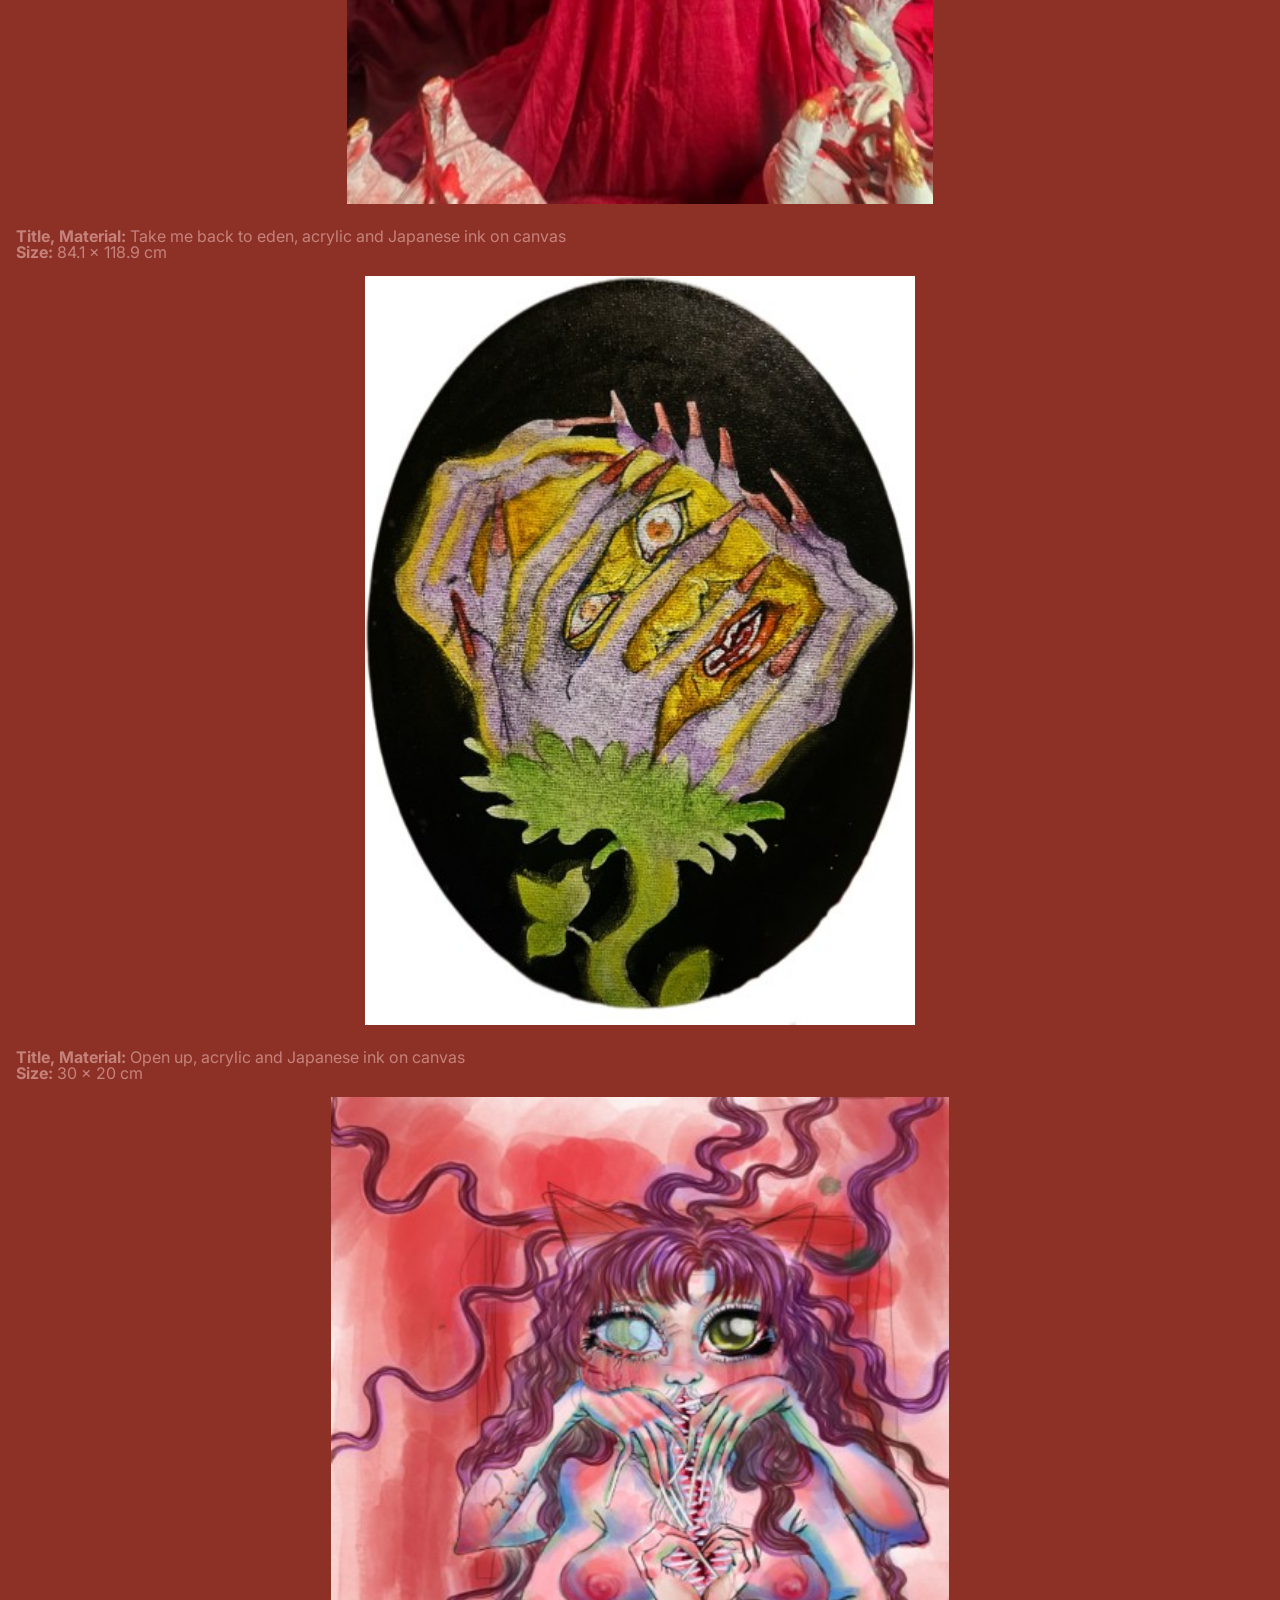
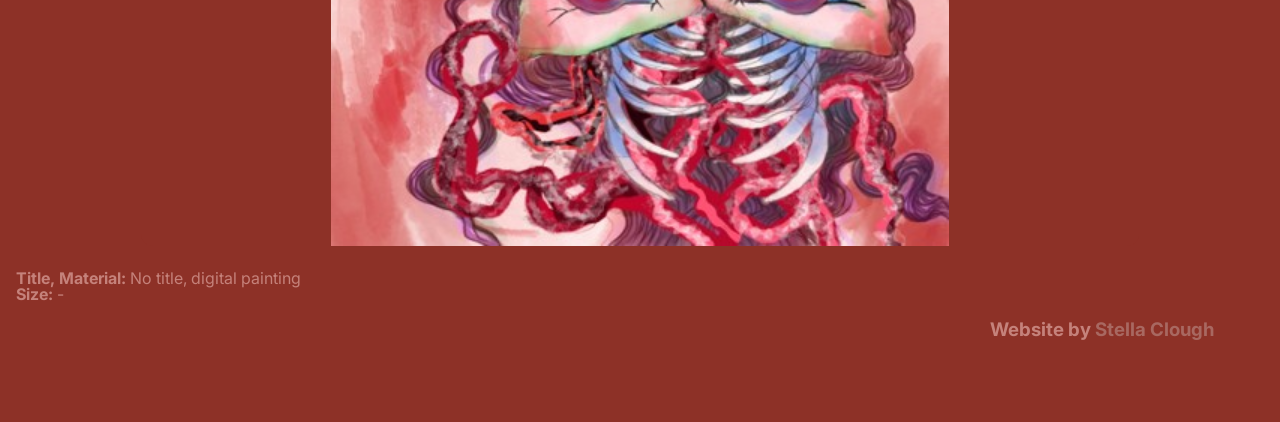
<file: pages/portfolio.html>
<!DOCTYPE html>
<html lang="en">

<head>
    <meta charset="UTF-8">
    <meta name="viewport" content="width=device-width, initial-scale=1.0">
    <meta name="description" content="Ori van Gelderen - Amsterdam's finest">
    <link rel="preconnect" href="https://fonts.googleapis.com">
    <link rel="preconnect" href="https://fonts.gstatic.com" crossorigin>
    <link
        href="https://fonts.googleapis.com/css2?family=Inter:ital,opsz,wght@0,14..32,100..900;1,14..32,100..900&display=swap"
        rel="stylesheet">
    <link rel="stylesheet" href="../styles/styles.css">
    <link rel="stylesheet" href="../styles/portfolio.css">
    <link rel="icon" href="../Pictures/Picture4.jpg" type="image/jpeg">
    <script src="../script/script.js"></script>
    <title>Ori van Gelderen - Portfolio</title>
</head>

<body>
    <header>
        <a class="back-home" href="/index.html">&#8592; Back to Home</a>
        <article class="title-Sculpture">
          <h1>Portfolio</h1>
      </header>
    <button type="button" class="hamburger" id="hamburger">
        &#9776; <!-- Hamburger icon -->
    </button>

    <!-- Menu Items -->
    <nav class="menu" id="menu">
        <ul>
            <li><a href="../pages/about.html">About</a></li>
            <li><a href="../index.html">Home</a></li>
        </ul>
    </nav>

    <h2>
        This portfolio presents a selection of recent works, installations, sculptures, drawings, and ongoing projects. 
        My practice moves between mythology, grotesque embodiment, transformation, and emotional worldbuilding, 
        often combining multiple disciplines and materials within a single body of work.
    </h2>

    <div class="row"> 
        <div class="column">
          <img src="../Pictures/Picture2.jpg" style="width:100%">
          <img src="../Pictures/Picture3.jpg" style="width:100%">
        </div>
        <p><strong>Title, Material:</strong> lady Vulpus, gouache and acrylic on canvas
        </br><strong>Size:</strong>  50 x 100 cm
        </p>
        <div class="column">
            <img src="../Pictures/Picture5.jpg" style="width:100%">
            <img src="../Pictures/Picture6.jpg" style="width:100%">
            <img src="../Pictures/Picture4.jpg" style="width:100%">
            <img src="../Pictures/cover.jpg" style="width:100%">
        </div>
        <p><strong>Title, Material:</strong> Grief and Anger, Japanese Ink and Watercolor on paper
        </br><strong>Size:</strong>  42  x 59,4 cm
        </p>
        <div class="column">
            <img src="../Pictures/Picture8.jpg" style="width:100%">
            <img src="../Pictures/Picture1.jpg" style="width:100%">
            <img src="../Pictures/Picture9.jpg" style="width:100%">
        </div>
        <p><strong>Title, Material:</strong> Lillith part 1, part of a bigger installation for my graduation work.  acrylic on Canvas
        </br><strong>Size:</strong>  100 x 300 cm
        </p>
        <div class="column">
            <img src="../Pictures/Picture11.jpg" style="width:80%">
            <img src="../Pictures/Picture12.jpg" style="width:100%">
            <img src="../Pictures/Picture13.jpg" style="width:100%">
        </div>
        <p><strong>Title, Material:</strong> Lillith part 2, part of a bigger installation for my graduation work. Ceramic and acrylic on Canvas
        </br><strong>Size:</strong>  100 x 300 cm
        </p>
           <div class="column">
            <img src="../Pictures/Picture14.jpg" style="width:100%">
            <img src="../Pictures/Picture15.jpg" style="width:100%">
        </div>
        <p><strong>Title, Material:</strong> Lilith , graduation Performance, high fired stoneware glazed.
        </br><strong>Size:</strong>  -
        </p>
      </div>
    
      <div class="column">
          <img src="../Pictures/Picture17.jpg" style="width:100%">
          <img src="../Pictures/Picture18.jpg" style="width:100%">
          <img src="../Pictures/Picture19.jpg" style="width:100%">
        </div>
        <p><strong>Title, Material:</strong> Mishkan, my graduation work, acrylic on canvas, wood, fabric, air dry clay, high fired ceramics, dead leaves, rope
        </br><strong>Size:</strong>  160 x 200 cm
        </p>
        <div class="column">
          <img src="../Pictures/Picture20.jpg" style="width:100%">
          <img src="../Pictures/Picture21.jpg" style="width:100%">
        </div>
        <p><strong>Title, Material:</strong> Me and myself, Digital drawing and digital painting.
        </br><strong>Size:</strong>  -
        </p>
        <div class="column">
          <img src="../Pictures/Picture22.jpg" style="width:100%">
          <img src="../Pictures/Picture23.jpg" style="width:100%">
        </div>
        <p><strong>Title, Material:</strong> Mindless obsession,  air dry clay on a plushy and gouache, Japanese ink on paper
        </br><strong>Size:</strong>  29.7 x 42 cm
        </p>

        <div class="column">
          <img src="../Pictures/Picture24.jpg" style="width:100%">
          <img src="../Pictures/Picture24.jpg" style="width:100%">
        </div>
        <p><strong>Title, Material:</strong> Me and U, Digital painting
        </br><strong>Size:</strong>  -
        </p>
        <div class="column">
          <img src="../Pictures/Picture25.jpg" style="width:100%">
          <img src="../Pictures/Picture26.jpg" style="width:100%">
          <img src="../Pictures/Picture27.jpg" style="width:100%">
        </div>
        <p><strong>Title, Material:</strong> Take me back to eden, acrylic and Japanese ink on canvas
        </br><strong>Size:</strong>  84.1 x 118.9 cm
        </p>
        <div class="column">
          <img src="../Pictures/Picture28.jpg" style="width:100%">
          <img src="../Pictures/Picture29.jpg" style="width:100%">
          <img src="../Pictures/Picture30.jpg" style="width:100%">
        </div>
        <p><strong>Title, Material:</strong> Take me back to eden, acrylic and Japanese ink on canvas
        </br><strong>Size:</strong>  84.1 x 118.9 cm
        </p>
        <div class="column">
          <img src="../Pictures/Picture31.jpg" style="width:100%">
          <img src="../Pictures/Picture32.jpg" style="width:100%">
        </div>
        <p><strong>Title, Material:</strong> Open up, acrylic and Japanese ink on canvas
        </br><strong>Size:</strong>  30 x 20 cm
        </p>
        <div class="column">
          <img src="../Pictures/Picture33.jpg" style="width:100%">
          <img src="../Pictures/Picture34.jpg" style="width:100%">
        </div>
        <p><strong>Title, Material:</strong> No title, digital painting
        </br><strong>Size:</strong>  -
        </p>
      <footer>
                <h3>Website by <a href="https://misspastelwitch.github.io/afstudeer-portfolio/">Stella Clough</a></h3>
      </footer>

    </main>
</file>
<file: styles/styles.css>
body {
    font-family: "Inter", arial, sans-serif;
    margin: 0 auto;
    background-color: #8d3127;
    padding: 0 1rem 5%;
    padding-bottom: 5%;
    color: #c5827b;
    line-height: 1;
    /* Unvisited link */
a:link {
    color: #a86861;
    transition-duration: .4s;
    text-align: right;
    justify-content: right;
    text-decoration: none;
    display: inline-block;
    }
    
    /* Visited link */
    a:visited {
    color: #e3a9a2;
    }
    a:is(:hover, :focus-visible) {
        outline: none;
        color: #ffffff;
    }
}

header {
    color: #e4cbcb;
    font-size:7.5vw;

    .title {
        text-align: left;
        height: 100%;
background-position: center;
background-repeat: no-repeat;
background-size: cover;
    }

    .profession {
        color: #c5827b;
        font-size: 0.5em;
        line-height: 1.6;
        text-align: right;
        text-shadow: none;
        padding-right: 1em;
        padding-bottom: 1rem;
    }
    .professionindex {
        font-size: 0.5em;
        line-height: 1.6;
        text-align: right;
        text-shadow: none;
        padding-right: 1em;
    }

}
.rateslist{
    list-style-type: none; 
    text-align: center;
}

/* Hamburger Menu */
.hamburger {
    position: fixed;
    top: 40px;
    right: 40px;
    font-size: 40px;
    color: #ffffff;
    /* text-shadow: 3px -1px 2px #708A66; */
    cursor: pointer;
    z-index: 10;
    border: none;
    background: none;
    cursor: pointer;
    margin: 0;
    padding: 0;
    /* Zorg dat het menu-icon bovenop de video staat */
}

/* Verborgen menu */
.menu {
    position: fixed;
    top: 0;
    right: 0;
    width: 100%;
    height: 100%;
    background-color: rgba(227, 169, 162, 0.75);
    transform: translateX(100%);
    transition: transform 0.4s ease-in-out;
    z-index: 9;
    /* Onder het hamburger-menu */
    display: flex;
    flex-direction: column;
    justify-content: center;

    ul {
        list-style: none;
        padding-right: 50px;
        margin: 0;
        text-align: right;
    }

    ul li {
        margin: 20px 0;
    }

    ul li a {
        text-decoration: none;
        color: #8d3127;
        font-size: calc(1rem + 8vw);
        transition: color 0.3s;
    }
}

.menu.open {
    transform: translateX(0);
}

.menu ul li a:hover {
    color: #ffffff;
}


.about-me-block {
    margin: 0;
    margin-top: 2rem;
    max-width: 100%;
    text-align: left;
    font-size: calc(1rem + 4vw);
}

.about-me-right {
    width: 100%;
    max-width: none;
    text-align: right;
    margin-left: auto;
    margin-right: 0;
    color: #e3a9a2;
}

.socials-block {
    max-width: 80%;

    h2 {
        font-size: calc(1rem + 4vw);
    }
}

footer {
    color: #c5827b;
    padding-right: 50px;
    text-align: right;
    font-size: 16px;
}
</file>
<file: styles/home.css>
body {
    min-height: 100vh;
    background-color: #8d3127;
    background-image:
        linear-gradient(
            to bottom,
            rgba(141, 49, 39, 0.00) 0%,
            rgba(141, 49, 39, 0.2) 20%,
            rgba(141, 49, 39, 1) 30%,
            rgba(141, 49, 39, 1) 90%
        ),
        url("../Pictures/lyingdown.jpg");
    background-position: 100% 15%, top center;
    background-repeat: no-repeat, no-repeat;
    background-size: cover, 100% auto;
}

header {
    color: rgba(255, 254, 254, 0.85);
    font-size: 7.5vw;

    .title {
        text-align: left;
        min-height: 45vh;
        background: none;
    }

    .profession {
        color: #580b02;
        font-size: 28px;
        line-height: 1.6;
        text-align: right;
        text-shadow: none;
    }

}
</file>
<file: styles/about.css>
body {
    font-family: "Inter", arial, sans-serif;
    margin: 0 auto;
    background-color:#8d3127;
    padding-top: 0px;
    padding-right: 0%;
    padding-left: 0%;
    padding-bottom: 5%;
    color: #c5827b;
    line-height: 1;
    /* Unvisited link */
a:link {
    color: #a86861;
    transition-duration: .4s;
    text-align: right;
    justify-content: right;
    text-decoration: none;
    display: inline-block;
    }
    
    /* Visited link */
    a:visited {
    color: #e3a9a2;
    }
    a:is(:hover, :focus-visible) {
        outline: none;
        color: #ffffff;
    }
}
/* Verborgen menu */
.menu {
    background-color: rgba(227, 169, 162, 0.75);
}

.menu ul li a {
    color: #8d3127;
}

.menu ul li a:hover {
    color: #ffffff;
}
.menu ul li {
    color: #8d3127;
}
Contactheader{
    color: #e3a9a2;
}
header {
    color: #e4cbcb;
    font-size: clamp(1.5rem, 8vw, 4rem);

    .title {
        text-align: left;
        min-height: 45vh;
        background-image:
            linear-gradient(
                to bottom,
                rgba(141, 49, 39, 0.00) 0%,
                rgba(141, 49, 39, 0.12) 18%,
                rgba(141, 49, 39, 0.45) 35%,
                rgba(141, 49, 39, 0.92) 60%,
                rgba(141, 49, 39, 1.00) 100%
            ),
            url("../Pictures/Picture2.jpg");
        background-position: top center, top center;
        background-repeat: no-repeat, no-repeat;
        background-size: cover, cover;
    }

    .profession {
        color: #c5827b;
        font-size: 0.5em;
        line-height: 1.6;
        text-align: right;
        text-shadow: none;
        padding-right: 1em;
        list-style: none;
        text-align: center;
    }

}
p {
    font-size: 0.6em;
    padding-left: 0.5em;
    text-align: center;
}

@media screen and (max-width: 699px) {
    .about-me-block img[src="../Pictures/Picture6.jpg"] {
        display: none;
    }
    .about-me-block img[src="../Pictures/Picture23.jpg"] {
        display: none;
    }
}

@media screen and (min-width: 700px) {
    p {
        font-size: 0.4em;
        padding-left: 2em;
        text-align: left;
    }
  }
.back-home {
    color: #ffecec;
    margin-top: 25px;
    display: inline-block; /* Zorgt dat de margin werkt zoals verwacht bij inline-elementen */
    text-decoration: none;
    transition: transform 0.4s ease-in-out;
    font-size: 18px;
    padding-left: 2em;
    margin: 0;
}

.back-home:hover {
    transform: scale(1.1);
}

.website-link {
    color: #f6d7d3;
    display: inline-block;
    text-decoration: none;
    font-weight: 800;
    transition: transform 0.4s ease-in-out;
}


.website-link:hover {
    transform: scale(1.1);
}
footer {
    color: #c5827b;
    padding-right: 50px;
    text-align: right;
    font-size: 1em;
}
</file>
<file: styles/menu.css>
/* Hamburger Menu */
.hamburger {
    position: fixed;
    top: 20px;
    right: 20px;
    font-size: 30px;
    color: #c5827b;
    /* text-shadow: 3px -1px 2px #708A66; */
    cursor: pointer;
    z-index: 10;
    border: none;
    background: none;
    cursor: pointer;
    margin: 0;
    padding: 0;
    /* Zorg dat het menu-icon bovenop de video staat */
}

/* Verborgen menu */
.menu {
    position: fixed;
    top: 0;
    right: 0;
    width: 100%;
    height: 100%;
    background-color: rgba(227, 169, 162, 0.75);
    transform: translateX(100%);
    transition: transform 0.4s ease-in-out;
    z-index: 9;
    /* Onder het hamburger-menu */
    display: flex;
    flex-direction: column;
    justify-content: center;

    ul {
        list-style: none;
        padding-right: 50px;
        margin: 0;
        text-align: right;
    }

    ul li {
        margin: 20px 0;
    }

    ul li a {
        text-decoration: none;
        color: #8d3127;
        font-size: calc(1rem + 8vw);
        transition: color 0.3s;
    }
}

.menu.open {
    transform: translateX(0);
}

.menu ul li a:hover {
    color: #ffffff;
}
</file>
<file: styles/bookings.css>
body {
    background-Picture: url("../Pictures/Picture\ \(3\).jpg");
    background-color: #ffffff;
    height: 100%;
    background-position: center;
    background-repeat: no-repeat;
    background-size: cover;
    
}


header {
    .back-home {
        color: #c5827b;
        margin-top: 4%;
        display: inline-block;
        text-decoration: none;
        transition: transform 0.4s ease-in-out;
        font-size: 18px;
    }
 

    .title-Sculpture {
        text-align: left;
background-position: center;
background-repeat: no-repeat;
background-size: cover;
    }

    .back-home:hover {
        transform: scale(1.1);
    }

    .jslog {
        color: #c5827b;
        font-size: 18px;
        padding-bottom: 0px;
        text-shadow: none;
        display: inline-block;
        /* Zorgt dat de margin werkt zoals verwacht bij inline-elementen */
        text-decoration: none;
        transition: transform 0.4s ease-in-out;
        font-size: 24px;
    }

    .jslog:hover {
        transform: scale(1.1);
    }
    
}

/* Verborgen menu */
.menu {
background-color: rgba(112, 138, 102, 0.92);
}

.menu ul li a:hover {
color: #1d490b;
}


header {
.back-home {
    color: #c5827b;
    display: inline-block;
    text-decoration: none;
    transition: transform 0.4s ease-in-out;
    font-size: 18px;
}

.title-Sculpture {
    text-align: left;
    height: 100%;
background-position: center;
background-repeat: no-repeat;
background-size: cover;
}

.back-home:hover {
    transform: scale(1.1);
}

}

/* Verborgen menu */
.menu {
    background-color: rgba(112, 138, 102, 0.92);
}

.menu ul li a:hover {
    color: #1d490b;
}

.container {
    display: flex;
    justify-content: flex-end;
    flex-wrap: wrap;

}

.blok {

    padding-top: 1%;
    padding-left: 5%;
    padding-right: 5%;
    padding-bottom: 2%;
    box-shadow: 2px 2px 8px rgba(0, 0, 0, 0.2);
    background-color:  #c5827b;
    flex-direction: column;
    justify-content: center;
    text-align: left;
    transition: transform 0.4s ease-in-out;
    color:rgba(57, 70, 52, 0.92);

    h2 {
        color: rgba(36, 48, 31, 0.92);
    }

    p {
        text-align: left;
    }

    li {
        text-align: left;
    }

}

.blok:hover {
    transform: scale(1.02);
}

.blok a:is(:hover, :focus-visible) {
    outline: none;
    background-position: bottom;
    color: #ffffff;
    border: 2px solid #708A66;
}

/* Verberg het nieuwe blok standaard */
.hidden-block {
    display: none;
}

/* Toon het nieuwe blok wanneer het target is */
#new-block:target {
    display: block;
    padding: 20px;
    margin-top: 20px;
    border: 1px solid #ddd;
    background-color: #f9f9f9;
}


@media (max-width: 768px) {
    .blok {
        flex-basis: 80%;
        /* Zorgt ervoor dat de blokken onder elkaar worden geplaatst op kleinere schermen */
    }
}

footer {
    color: #c5827b;
    padding-right: 50px;
    text-align: right;
    font-size: 18px;
    padding-bottom: 2%;
}




    /*
    .contact-section-left {
        border: 1px solid;
        border-radius: 20px;
        background-color: #c5827b;
        color: rgba(57, 70, 52, 0.92);
        padding: 20px;
        min-width: 18em;

        @media (min-width: 1024px) {
            min-height: 30em;
        }
    }

    .contact-form {
        display: flex;
        flex-direction: column;
        gap: 20px;
        border: 1px solid #c5827b;
        padding-bottom: 20px;

        .form-group {
            position: relative;
            margin-bottom: 20px;
        }

        input[type="text"]{
            width: 100%;
            padding: 8px 5px;
            border: none;
            border-bottom: 2px solid #000000;
            background: none;
            color: rgba(57, 70, 52, 0.92);
            padding-bottom: 20px;

            @media (min-width: 1024px){
                padding-bottom: 15px;
            }
        }
    
        input:focus {
            /* border-bottom-color: white; */
            /*
            outline: none;
        }

        label {
            position: absolute;
            top: 8px;
            left: 5px;
            font-size: 16px;
            color: rgba(57, 70, 52, 0.92);
            pointer-events: none;
            transition: 0.3s;
        }
    
        input:focus+label,
        input:not(:placeholder-shown)+label {
            top: -10px;
            font-size: 12px;
        }
    }

    .contact-form-checkbox {
        padding-bottom: 20px;

        fieldset {
            border: 1px solid rgba(57, 70, 52, 0.92);

            @media (min-width: 1024px) {
                display: grid;
                grid-template-columns: 1fr 1fr;
                gap: 10px 20px;
                align-items: center;
                border: none;
            }
        }

        div {
            display: flex;
            align-items: center;
            gap: 8px;
        }

        @media (min-width: 1024px) {
            width: 30em;
        }

    }

    .contact-form-button {
        border: 1px solid rgba(57, 70, 52, 0.92);
        border-radius: 20px;
        height: 2em;
        width: 11em;
        text-align: center;
        align-content: center;
        background-color:rgba(57, 70, 52, 0.92);

        a {
            text-decoration: none;
            color: #c5827b;
        }
    }

    .contact-section-right {
        border: 1px solid rgba(57, 70, 52, 0.92);
        border-radius: 20px;
        padding: 20px;
        color: rgba(57, 70, 52, 0.92);
        background-color: white;
        min-width: 18em;

        @media (min-width: 1024px) {
            height: 30em; 
        }
    }
    /*
</file>
<file: styles/portfolio.css>
* {
    box-sizing: border-box;
  }
  
  .row {
    display: -ms-flexbox; /* IE10 */
    display: flex;
    -ms-flex-wrap: wrap; /* IE10 */
    flex-wrap: wrap;
    align-items: flex-start;
    gap: 0.5rem;
    padding: 0 4px;
  }

  .row > p {
    flex-basis: 100%;
    width: 100%;
    margin: 0 0 5% 0;
    display: block;
  }

  h2 {
    font-size: 1.5rem;
    color: #e4cbcb;
    line-height: 1;
    font-weight: 400;
    text-align: left;
    padding: 0 0.5em;
  }

        header {
            .back-home {
                color: #c5827b;
                display: inline-block;
                text-decoration: none;
                transition: transform 0.4s ease-in-out;
                font-size: 18px;
            }
        
            .back-home:hover {
                transform: scale(1.1);
            }
        
            .jslog {
                color: #c5827b;
                font-size: 18px;
                padding-bottom: 0px;
                text-shadow: none;
                display: inline-block;
                /* Zorgt dat de margin werkt zoals verwacht bij inline-elementen */
                text-decoration: none;
                transition: transform 0.4s ease-in-out;
                font-size: 24px;
            }
        
            .jslog:hover {
                transform: scale(1.1);
            }
            
        }
    
          
          /* Each image group becomes its own slideshow */
          .column {
            position: relative;
            width: 100%;
            max-width: 100%;
            flex: 0 0 100%;
            margin: 0 auto 1.5rem auto;
            padding: 0;
            display: block;
            overflow: hidden;
            border-radius: 12px;
            background: #8d3127;
            box-shadow: none;
          }
          
          .column img {
            position: absolute;
            inset: 0;
            width: 100%;
            height: 100%;
            object-fit: contain;
            object-position: center;
            display: block;
            margin-top: 0;
            opacity: 0;
            transition: opacity 1s ease;
            background: #8d3127;
          }
          
          @media (min-width: 768px) {
            .column {
              width: 60%;
              max-width: 60%;
              flex: 0 0 60%;
            }
          }

          /* Responsive layout - makes a two column-layout instead of four columns */
          @media screen and (max-width: 800px) {
            .column {
              -ms-flex: 50%;
              flex: 50%;
              max-width: 50%;
            }
          }
          
          /* Responsive layout - makes the two columns stack on top of each other instead of next to each other */
          @media screen and (max-width: 600px) {
            .column {
              -ms-flex: 100%;
              flex: 100%;
              max-width: 100%;
            }
          }
</file>
